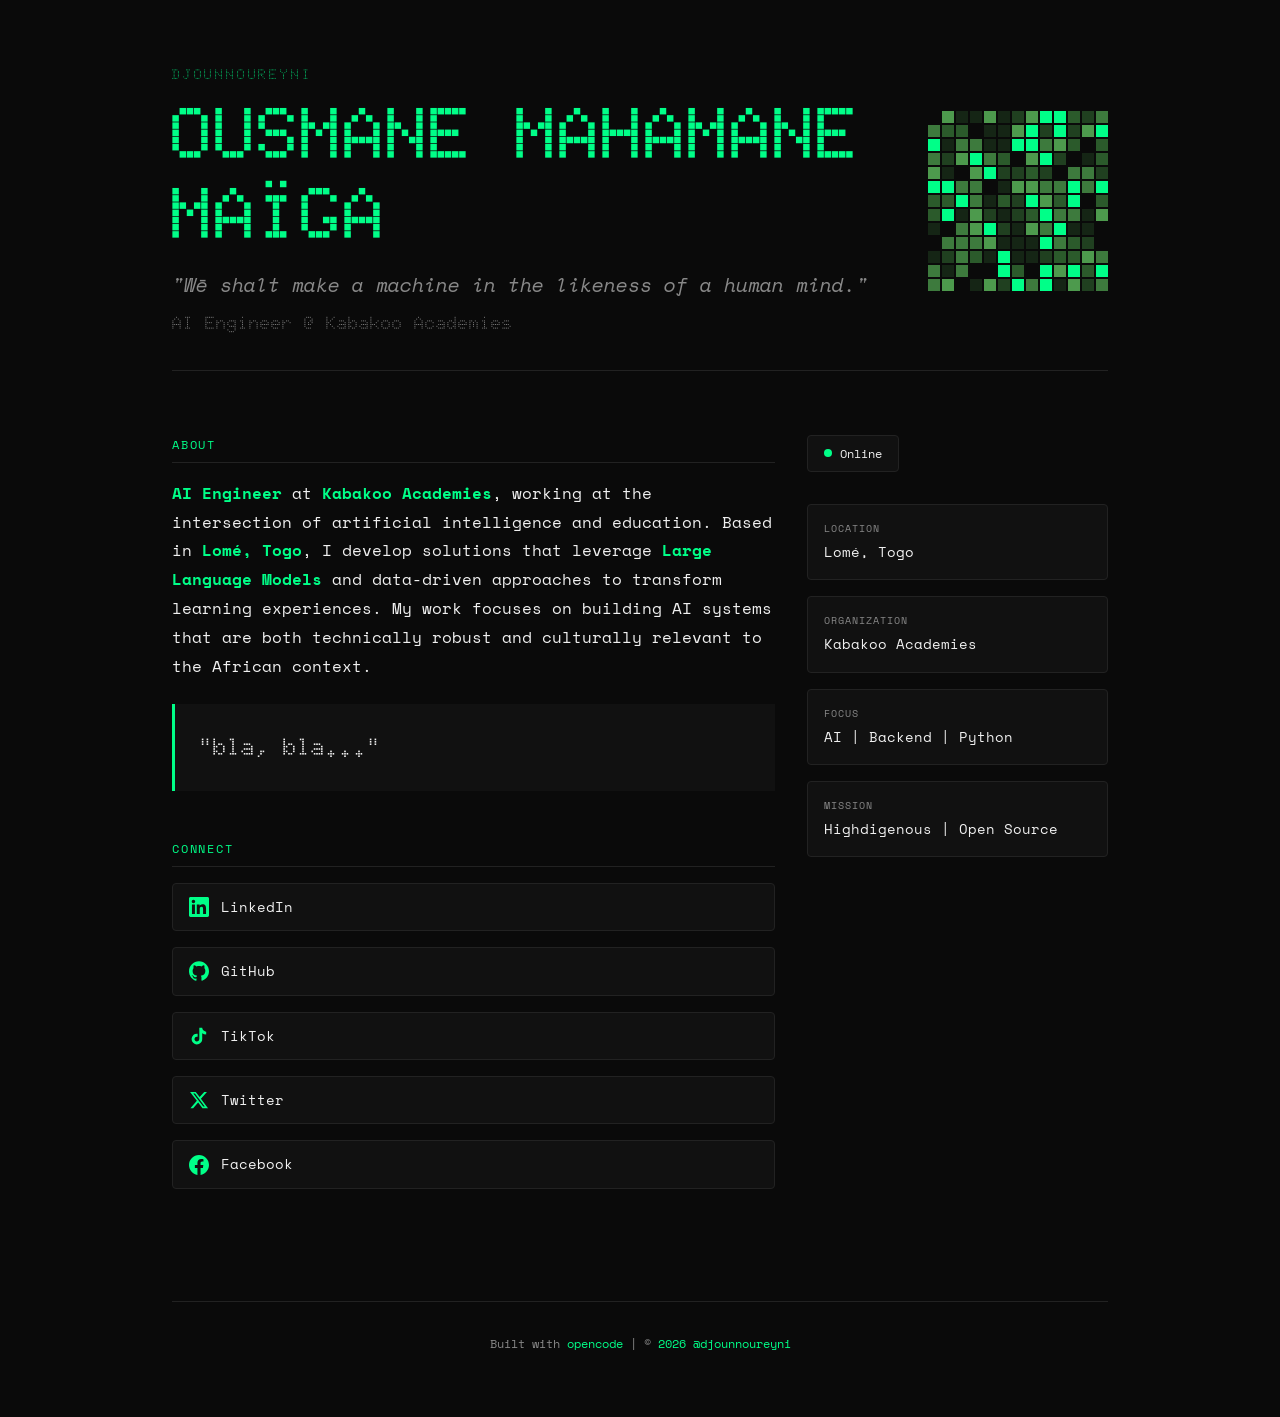
<file: index.html>
<!DOCTYPE html>
<html lang="en">
<head>
    <meta charset="UTF-8">
    <meta name="viewport" content="width=device-width, initial-scale=1.0">
    <title>Djounnoureyni | AI Engineer</title>
    <link rel="preconnect" href="https://fonts.googleapis.com">
    <link rel="preconnect" href="https://fonts.gstatic.com" crossorigin>
    <link href="https://fonts.googleapis.com/css2?family=Doto:wght@400..900&family=Space+Mono:ital,wght@0,400;0,700;1,400;1,700&display=swap" rel="stylesheet">
    <link rel="stylesheet" href="style.css">
</head>
<body>
<div class="container">
    <header>
        <div class="header-content">
            <div class="pseudo">Djounnoureyni</div>
            <h1>OUSMANE MAHAMANE MAÏGA</h1>
            <div class="subtitle">"Wē shalt make a machine in the likeness of a human mind."</div>
            <div class="tagline">AI Engineer @ Kabakoo Academies</div>
        </div>
        <div class="header-grid">
            <div class="pixel-grid" id="pixelGrid"></div>
        </div>
    </header>

    <div class="grid">
        <main>
            <section class="section">
                <div class="section-title">About</div>
                <p class="bio">
                    <span class="highlight">AI Engineer</span> at <span class="highlight">Kabakoo Academies</span>,
                    working at the intersection of artificial intelligence and education. Based in
                    <span class="highlight">Lomé, Togo</span>, I develop solutions that leverage
                    <span class="highlight">Large Language Models</span> and data-driven approaches
                    to transform learning experiences. My work focuses on building AI systems that
                    are both technically robust and culturally relevant to the African context.
                </p>
                <div class="quote">
                    "bla, bla..."
                </div>
            </section>

            <section class="section">
                <div class="section-title">Connect</div>
                <div class="links">
                    <a href="https://www.linkedin.com/in/djounnoureyni" target="_blank" rel="noopener noreferrer" class="link-item">
                        <svg viewBox="0 0 24 24" xmlns="http://www.w3.org/2000/svg"><path d="M20.447 20.452h-3.554v-5.569c0-1.328-.027-3.037-1.852-3.037-1.853 0-2.136 1.445-2.136 2.939v5.667H9.351V9h3.414v1.561h.046c.477-.9 1.637-1.85 3.37-1.85 3.601 0 4.267 2.37 4.267 5.455v6.286zM5.337 7.433c-1.144 0-2.063-.926-2.063-2.065 0-1.138.92-2.063 2.063-2.063 1.14 0 2.064.925 2.064 2.063 0 1.139-.925 2.065-2.064 2.065zm1.782 13.019H3.555V9h3.564v11.452zM22.225 0H1.771C.792 0 0 .774 0 1.729v20.542C0 23.227.792 24 1.771 24h20.451C23.2 24 24 23.227 24 22.271V1.729C24 .774 23.2 0 22.222 0h.003z"/></svg>
                        <span>LinkedIn</span>
                    </a>
                    <a href="https://github.com/djounnoureyni" target="_blank" rel="noopener noreferrer" class="link-item">
                        <svg viewBox="0 0 24 24" xmlns="http://www.w3.org/2000/svg"><path d="M12 .297c-6.63 0-12 5.373-12 12 0 5.303 3.438 9.8 8.205 11.385.6.113.82-.258.82-.577 0-.285-.01-1.04-.015-2.04-3.338.724-4.042-1.61-4.042-1.61C4.422 18.07 3.633 17.7 3.633 17.7c-1.087-.744.084-.729.084-.729 1.205.084 1.838 1.236 1.838 1.236 1.07 1.835 2.809 1.305 3.495.998.108-.776.417-1.305.76-1.605-2.665-.3-5.466-1.332-5.466-5.93 0-1.31.465-2.38 1.235-3.22-.135-.303-.54-1.523.105-3.176 0 0 1.005-.322 3.3 1.23.96-.267 1.98-.399 3-.405 1.02.006 2.04.138 3 .405 2.28-1.552 3.285-1.23 3.285-1.23.645 1.653.24 2.873.12 3.176.765.84 1.23 1.91 1.23 3.22 0 4.61-2.805 5.625-5.475 5.92.42.36.81 1.096.81 2.22 0 1.606-.015 2.896-.015 3.286 0 .315.21.69.825.57C20.565 22.092 24 17.592 24 12.297c0-6.627-5.373-12-12-12"/></svg>
                        <span>GitHub</span>
                    </a>
                    <a href="https://www.tiktok.com/@djounnoureyni" target="_blank" rel="noopener noreferrer" class="link-item">
                        <svg viewBox="0 0 24 24" xmlns="http://www.w3.org/2000/svg"><path d="M19.59 6.69a4.83 4.83 0 0 1-3.77-4.25V2h-3.45v13.67a2.89 2.89 0 0 1-5.2 1.74 2.89 2.89 0 0 1 2.31-4.64 2.93 2.93 0 0 1 .88.13V9.4a6.84 6.84 0 0 0-1-.05A6.33 6.33 0 0 0 5 20.1a6.34 6.34 0 0 0 10.86-4.43v-7a8.16 8.16 0 0 0 4.77 1.52v-3.4a4.85 4.85 0 0 1-1-.1z"/></svg>
                        <span>TikTok</span>
                    </a>
                    <a href="https://twitter.com/djounnoureyni" target="_blank" rel="noopener noreferrer" class="link-item">
                        <svg viewBox="0 0 24 24" xmlns="http://www.w3.org/2000/svg"><path d="M18.244 2.25h3.308l-7.227 8.26 8.502 11.24H16.17l-5.214-6.817L4.99 21.75H1.68l7.73-8.835L1.254 2.25H8.08l4.713 6.231zm-1.161 17.52h1.833L7.084 4.126H5.117z"/></svg>
                        <span>Twitter</span>
                    </a>
                    <a href="https://www.facebook.com/djounnoureyni" target="_blank" rel="noopener noreferrer" class="link-item">
                        <svg viewBox="0 0 24 24" xmlns="http://www.w3.org/2000/svg"><path d="M24 12.073c0-6.627-5.373-12-12-12s-12 5.373-12 12c0 5.99 4.388 10.954 10.125 11.854v-8.385H7.078v-3.47h3.047V9.43c0-3.007 1.792-4.669 4.533-4.669 1.312 0 2.686.235 2.686.235v2.953H15.83c-1.491 0-1.956.925-1.956 1.874v2.25h3.328l-.532 3.47h-2.796v8.385C19.612 23.027 24 18.062 24 12.073z"/></svg>
                        <span>Facebook</span>
                    </a>
                </div>
            </section>
        </main>

        <aside>
            <div class="status">
                <div class="status-dot"></div>
                <span>Online</span>
            </div>

            <div class="info-grid">
                <div class="info-item">
                    <div class="info-label">Location</div>
                    <div class="info-value">Lomé, Togo</div>
                </div>
                <div class="info-item">
                    <div class="info-label">Organization</div>
                    <div class="info-value">Kabakoo Academies</div>
                </div>
                <div class="info-item">
                    <div class="info-label">Focus</div>
                    <div class="info-value">AI | Backend | Python</div>
                </div>
                <div class="info-item">
                    <div class="info-label">Mission</div>
                    <div class="info-value">Highdigenous | Open Source</div>
                </div>
            </div>
        </aside>
    </div>

    <footer>
        <p>Built with <span>opencode</span> | &copy; <span id="year"></span> <span>@djounnoureyni</span></p>
    </footer>
</div>

<script src="script.js"></script>
</body>
</html>
</file>
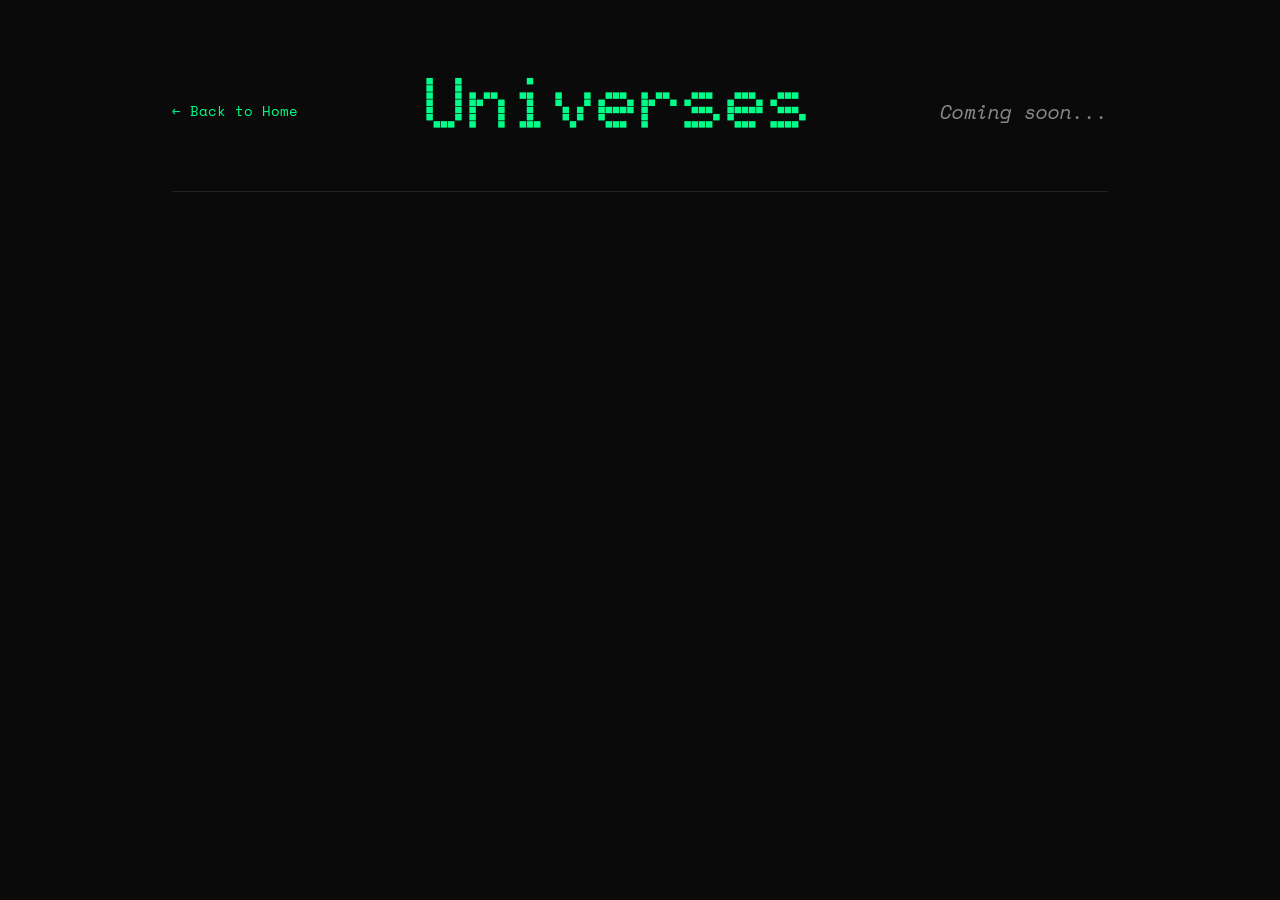
<file: universes/index.html>
<!DOCTYPE html>
<html lang="en">
<head>
    <meta charset="UTF-8">
    <meta name="viewport" content="width=device-width, initial-scale=1.0">
    <title>Universes | Djounnoureyni</title>
    <link rel="preconnect" href="https://fonts.googleapis.com">
    <link rel="preconnect" href="https://fonts.gstatic.com" crossorigin>
    <link href="https://fonts.googleapis.com/css2?family=Doto:wght@400..900&family=Space+Mono:ital,wght@0,400;0,700;1,400;1,700&display=swap" rel="stylesheet">
    <link rel="stylesheet" href="../style.css">
</head>
<body>
<div class="container">
    <header>
        <a href="/" class="back-link">&larr; Back to Home</a>
        <h1>Universes</h1>
        <div class="subtitle">Coming soon...</div>
    </header>
</div>
</body>
</html>
</file>
<file: style.css>
:root {
  --bg-primary: #0a0a0a;
  --bg-secondary: #111111;
  --text-primary: #f0f0f0;
  --text-secondary: #888888;
  --accent: #00ff88;
  --accent-dim: #00cc6a;
  --border: #222222;
  --scale-1: #0a0a0a;
  --scale-2: #152515;
  --scale-3: #204020;
  --scale-4: #2b5a2b;
  --scale-5: #3d7a3d;
  --scale-6: #4d9a4d;
  --scale-7: #00ff88;
}

* {
  margin: 0;
  padding: 0;
  box-sizing: border-box;
}

body {
  font-family: 'Space Mono', monospace;
  background-color: var(--bg-primary);
  color: var(--text-primary);
  min-height: 100vh;
  line-height: 1.6;
}

.container {
  max-width: 1000px;
  margin: 0 auto;
  padding: 4rem 2rem;
}

header {
  border-bottom: 1px solid var(--border);
  padding-bottom: 2rem;
  margin-bottom: 4rem;
  display: flex;
  align-items: center;
  justify-content: space-between;
  gap: 2rem;
}

.header-content {
  flex: 1;
}

.back-link {
  color: var(--accent);
  text-decoration: none;
  font-size: 0.875rem;
  transition: opacity 0.2s ease;
}

.back-link:hover {
  opacity: 0.7;
}

.header-grid {
  flex-shrink: 0;
}

.pixel-grid {
  display: grid;
  grid-template-columns: repeat(13, 1fr);
  gap: 2px;
  text-decoration: none;
  cursor: pointer;
}

.pixel-grid div {
  width: 12px;
  height: 12px;
}

@media (max-width: 768px) {
  header {
    flex-direction: column;
    align-items: flex-start;
  }
}

.pseudo {
  font-family: 'Doto', sans-serif;
  font-size: 0.875rem;
  color: var(--accent);
  text-transform: uppercase;
  letter-spacing: 0.2em;
  margin-bottom: 0.5rem;
}

h1 {
  font-family: 'Doto', sans-serif;
  font-size: clamp(2.5rem, 8vw, 4.5rem);
  font-weight: 900;
  line-height: 1.1;
  margin-bottom: 1rem;
  color: var(--accent);
}

.subtitle {
  font-size: 1.25rem;
  color: var(--text-secondary);
  font-style: italic;
}

.tagline {
  font-family: 'Doto', sans-serif;
  font-size: 1.125rem;
  color: var(--text-secondary);
  margin-top: 0.5rem;
}

.grid {
  display: grid;
  grid-template-columns: 1fr;
  gap: 2rem;
}

@media (min-width: 768px) {
  .grid {
    grid-template-columns: 2fr 1fr;
  }
}

.section {
  margin-bottom: 3rem;
}

.section-title {
  font-size: 0.75rem;
  color: var(--accent);
  text-transform: uppercase;
  letter-spacing: 0.15em;
  margin-bottom: 1rem;
  padding-bottom: 0.5rem;
  border-bottom: 1px solid var(--border);
}

.bio {
  font-size: 1rem;
  color: var(--text-primary);
  line-height: 1.8;
}

.bio .highlight {
  color: var(--accent);
  font-weight: 700;
}

.quote {
  font-family: 'Doto', sans-serif;
  font-size: 1.5rem;
  font-weight: 600;
  color: var(--text-primary);
  padding: 1.5rem;
  background: var(--bg-secondary);
  border-left: 3px solid var(--accent);
  margin: 1.5rem 0;
}

.links {
  display: flex;
  flex-direction: column;
  gap: 1rem;
}

.link-item {
  display: flex;
  align-items: center;
  gap: 0.75rem;
  padding: 0.75rem 1rem;
  background: var(--bg-secondary);
  border: 1px solid var(--border);
  border-radius: 4px;
  text-decoration: none;
  color: var(--text-primary);
  transition: all 0.2s ease;
}

.link-item:hover {
  border-color: var(--accent);
  background: rgba(0, 255, 136, 0.05);
}

.link-item svg {
  width: 20px;
  height: 20px;
  fill: var(--accent);
}

.link-item span {
  font-size: 0.875rem;
}

.status {
  display: inline-flex;
  align-items: center;
  gap: 0.5rem;
  padding: 0.5rem 1rem;
  background: var(--bg-secondary);
  border: 1px solid var(--border);
  border-radius: 4px;
  font-size: 0.75rem;
  margin-bottom: 2rem;
}

.status-dot {
  width: 8px;
  height: 8px;
  background: var(--accent);
  border-radius: 50%;
  animation: pulse 2s infinite;
}

@keyframes pulse {
  0%, 100% { opacity: 1; }
  50% { opacity: 0.5; }
}

.info-grid {
  display: grid;
  gap: 1rem;
}

.info-item {
  padding: 1rem;
  background: var(--bg-secondary);
  border: 1px solid var(--border);
  border-radius: 4px;
}

.info-label {
  font-size: 0.625rem;
  color: var(--text-secondary);
  text-transform: uppercase;
  letter-spacing: 0.1em;
  margin-bottom: 0.25rem;
}

.info-value {
  font-size: 0.875rem;
  color: var(--text-primary);
}

footer {
  margin-top: 4rem;
  padding-top: 2rem;
  border-top: 1px solid var(--border);
  text-align: center;
  font-size: 0.75rem;
  color: var(--text-secondary);
}

footer span {
  color: var(--accent);
}
</file>
